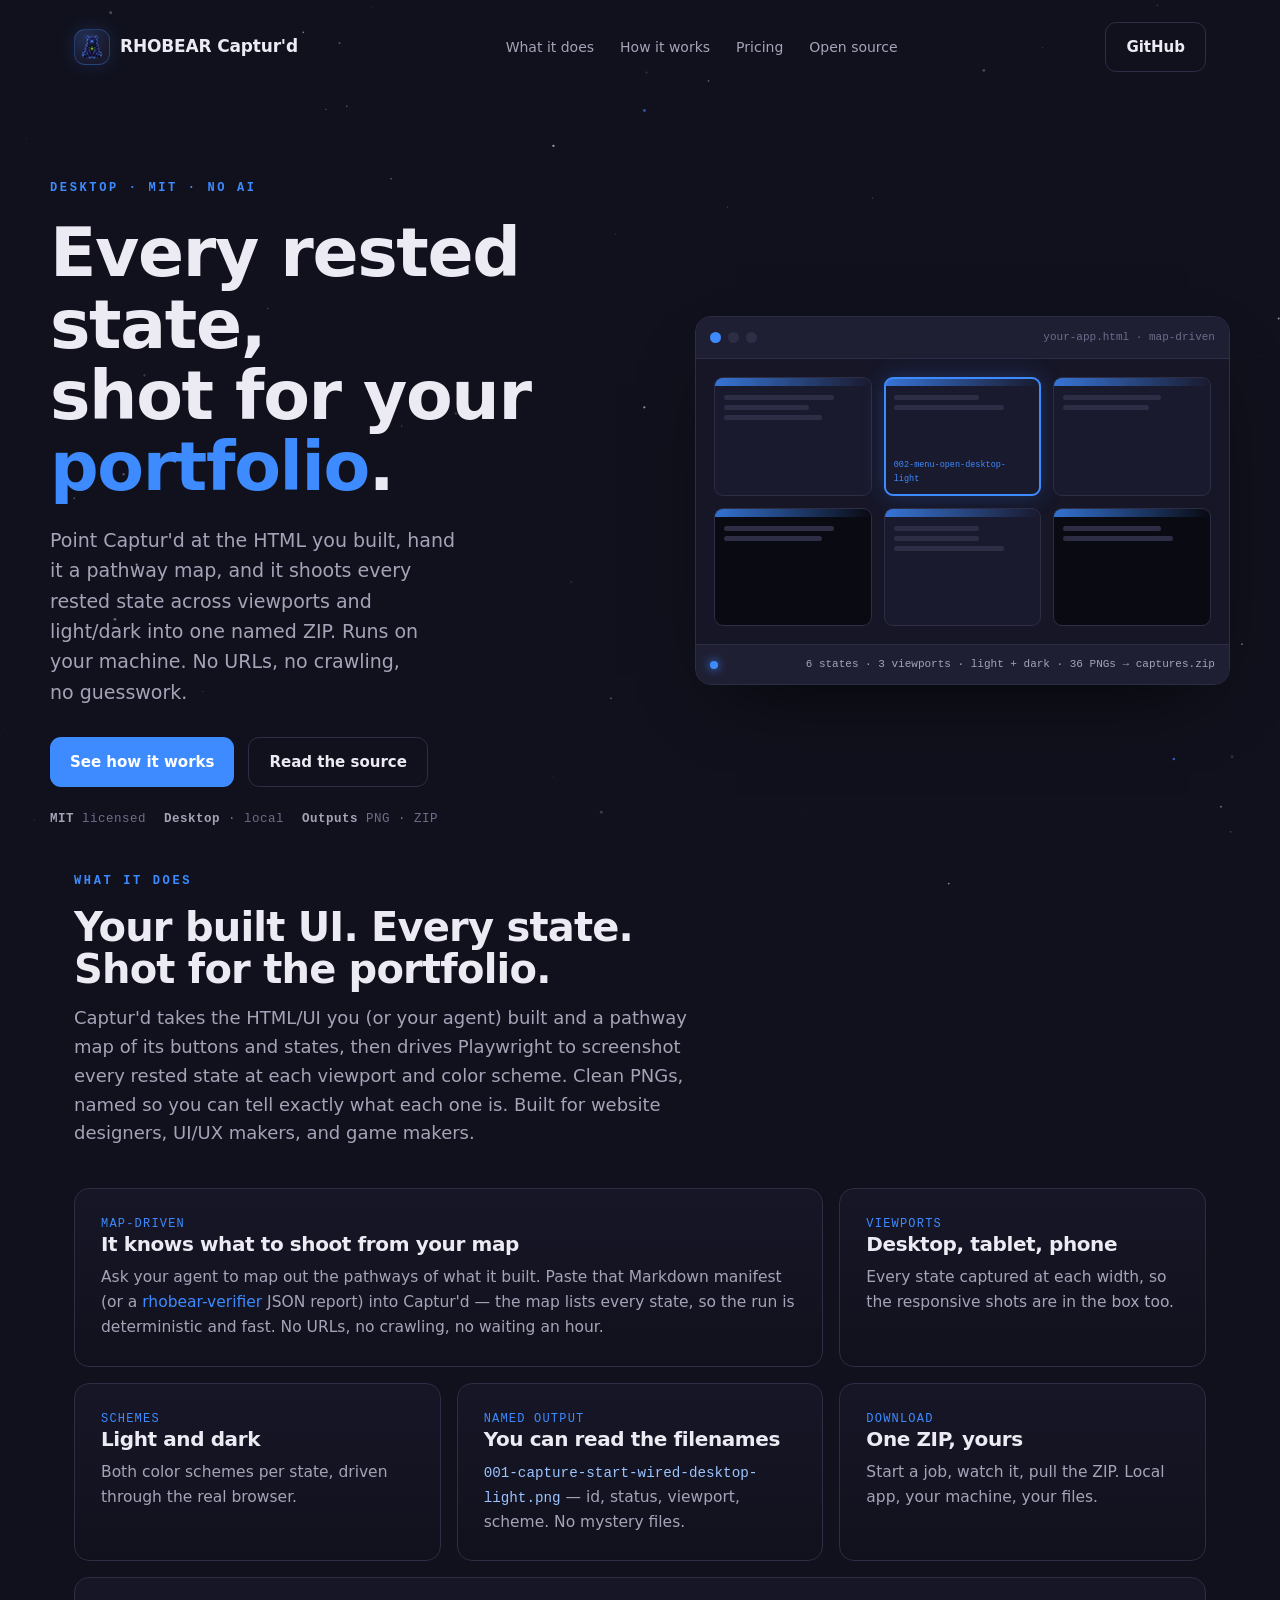
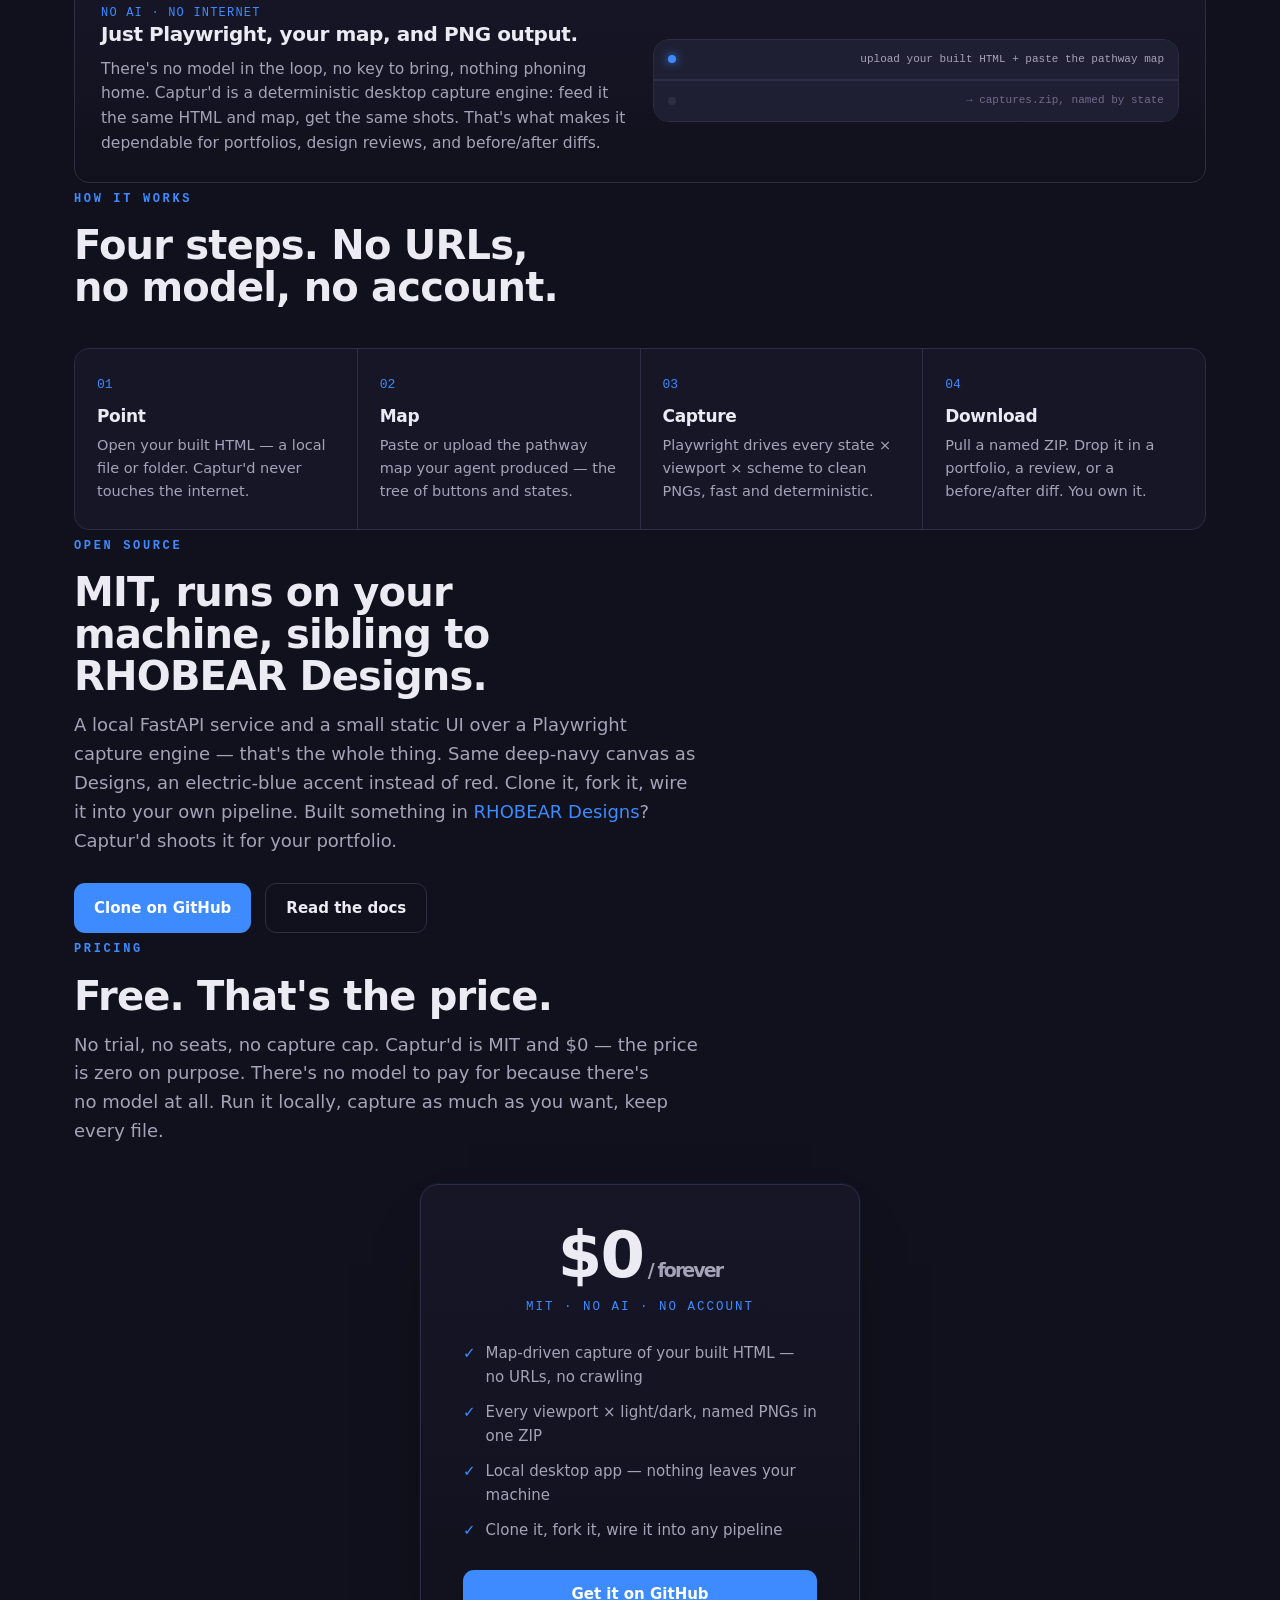
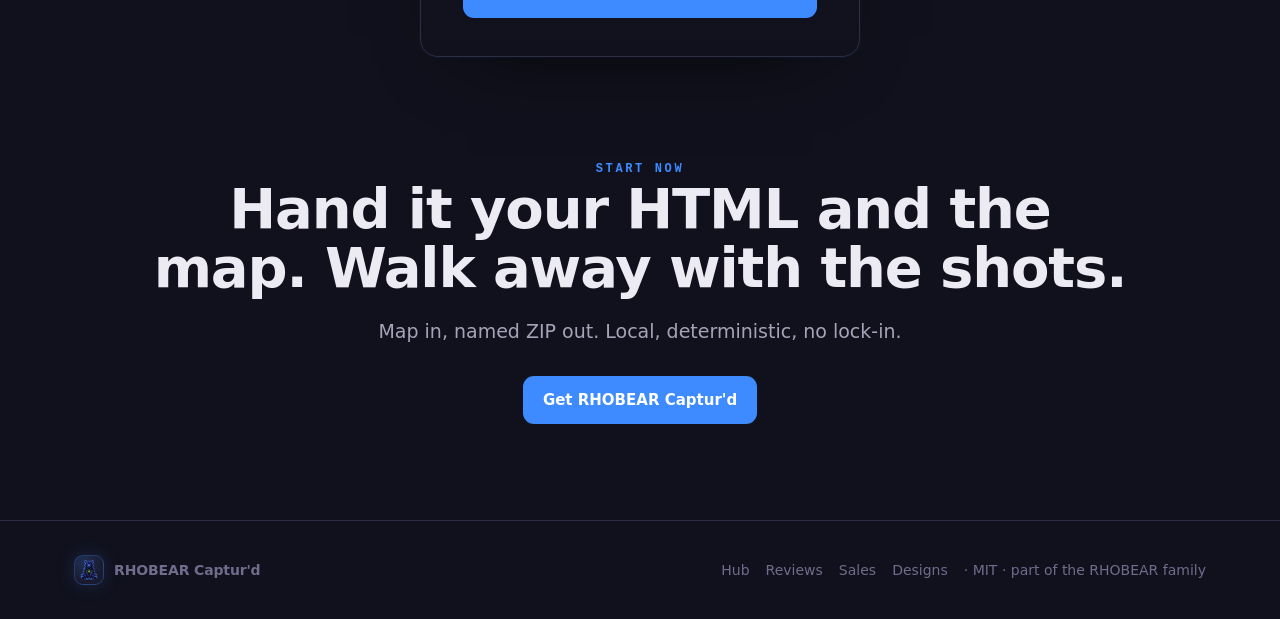
<file: site/index.html>
<!doctype html>
<html lang="en">
<head>
<meta charset="utf-8" />
<meta name="viewport" content="width=device-width, initial-scale=1" />
<title>RHOBEAR Captur'd — portfolio shots of every rested state</title>
<meta name="description" content="Open-source desktop capture. Point it at the HTML you built, hand it a pathway map, and RHOBEAR Captur'd shoots every rested state across viewports and color schemes into one named ZIP. No URLs, no crawling, no AI — just Playwright. MIT." />
<meta property="og:title" content="RHOBEAR Captur'd — Rested-State Capture" />
<meta property="og:description" content="Portfolio-quality screenshots of your own built UI, every state, every viewport, light and dark, one ZIP. Desktop. No URLs. No AI. MIT." />
<style>
  /* ---- brand tokens (Captur'd: deep navy + electric-blue — sibling to RHOBEAR Designs) ---- */
  :root{
    --bg:#11111d; --bg-2:#161627; --panel:#1f1f33; --line:#2d2d45;
    --ink:#ECEAF2; --ink-2:#A6A3B8; --ink-3:#6f6c8c;
    --navy:#1A1A2E;
    --brand:#3D8BFF; --brand-deep:#2E6FE0; --brand-soft:#9cc4ff;
    --ui:"Segoe UI",system-ui,-apple-system,Helvetica,Arial,sans-serif;
    --mono:"SFMono-Regular",ui-monospace,"Cascadia Mono","JetBrains Mono",Consolas,monospace;
    --maxw:1180px;
  }
  *{box-sizing:border-box}
  html{color-scheme:dark;scroll-behavior:smooth}
  body{
    margin:0;background:var(--bg);color:var(--ink);font-family:var(--ui);
    font-size:17px;line-height:1.6;-webkit-font-smoothing:antialiased;overflow-x:hidden;
  }
  #stars{position:fixed;inset:0;z-index:0;pointer-events:none}
  main,header,footer{position:relative;z-index:1}
  .wrap{max-width:var(--maxw);margin:0 auto;padding:0 24px}
  a{color:inherit;text-decoration:none}
  .eyebrow{font-family:var(--mono);font-size:12px;letter-spacing:.22em;text-transform:uppercase;color:var(--brand);font-weight:600}
  h1,h2,h3{margin:0;line-height:1.05;letter-spacing:-.02em;font-weight:700;text-wrap:balance}
  p{margin:0;text-wrap:pretty}
  .muted{color:var(--ink-2)}
  code{font-family:var(--mono);font-size:.92em;color:var(--brand-soft)}

  /* nav */
  header{padding:22px 0}
  .nav{display:flex;align-items:center;justify-content:space-between}
  .brand{display:flex;align-items:center;gap:10px;font-weight:700;letter-spacing:-.01em}
  .nav nav{display:flex;gap:26px;font-size:14px;color:var(--ink-2)}
  .nav nav a:hover{color:var(--ink)}
  .btn{display:inline-flex;align-items:center;gap:8px;padding:12px 20px;border-radius:11px;font-weight:600;font-size:15px;transition:transform .15s ease,background .15s ease,border-color .15s}
  .btn-primary{background:var(--brand);color:#fff}
  .btn-primary:hover{background:var(--brand-deep);transform:translateY(-1px)}
  .btn-ghost{border:1px solid var(--line);color:var(--ink)}
  .btn-ghost:hover{border-color:var(--brand);transform:translateY(-1px)}

  /* bear mark — the canonical RHOBEAR constellation bear, tinted Captur'd blue */
  .bear-chip{width:36px;height:36px;border-radius:11px;display:grid;place-items:center;flex:none;
    background:radial-gradient(120% 120% at 30% 20%, rgba(61,139,255,.18), transparent 60%), var(--navy);
    border:1px solid rgba(61,139,255,.30);box-shadow:0 0 20px rgba(61,139,255,.16)}
  .bear-img{width:78%;height:78%;display:block;object-fit:contain;filter:hue-rotate(50deg) saturate(1.45) brightness(1.05)}
  footer .bear-chip{width:30px;height:30px;border-radius:9px}

  /* hero */
  .hero{padding:78px 0 36px;display:grid;grid-template-columns:1.05fr .95fr;gap:54px;align-items:center}
  .hero h1{font-size:clamp(40px,6vw,68px)}
  .hero h1 .alt{color:var(--brand);font-style:normal}
  .lede{margin-top:22px;font-size:19px;color:var(--ink-2);max-width:34ch}
  .cta{margin-top:30px;display:flex;gap:14px;flex-wrap:wrap}
  .meta{margin-top:22px;display:flex;gap:18px;flex-wrap:wrap;font-family:var(--mono);font-size:12.5px;color:var(--ink-3);letter-spacing:.04em}
  .meta b{color:var(--ink-2);font-weight:600}

  /* capture-grid mock (what Captur'd produces) */
  .mock{border:1px solid var(--line);border-radius:16px;overflow:hidden;background:var(--bg-2);box-shadow:0 30px 80px -40px #000}
  .mock .bar{display:flex;align-items:center;gap:7px;padding:12px 14px;border-bottom:1px solid var(--line);background:var(--panel)}
  .mock .bar i{width:11px;height:11px;border-radius:50%;background:var(--line);display:block}
  .mock .bar i:first-child{background:var(--brand)}
  .mock .bar .tag{margin-left:auto;font-family:var(--mono);font-size:11px;color:var(--ink-3)}
  .mock .grid{padding:18px;display:grid;grid-template-columns:repeat(3,1fr);gap:12px}
  .shot{border:1px solid var(--line);border-radius:9px;overflow:hidden;background:var(--navy);aspect-ratio:4/3;display:flex;flex-direction:column}
  .shot .h{height:8px;background:linear-gradient(90deg,var(--brand),transparent);opacity:.8}
  .shot .b{flex:1;padding:9px;display:flex;flex-direction:column;gap:5px}
  .shot .ln{height:5px;border-radius:3px;background:var(--line)}
  .shot .ln.w1{width:80%}.shot .ln.w2{width:62%}.shot .ln.w3{width:71%}
  .shot.cap{outline:2px solid var(--brand);outline-offset:-2px;box-shadow:0 0 22px rgba(61,139,255,.25)}
  .shot.dark{background:#0a0a12}
  .shot .cap-tag{font-family:var(--mono);font-size:8.5px;color:var(--brand);padding:0 9px 8px}
  .mock .foot{padding:11px 14px;border-top:1px solid var(--line);background:var(--panel);display:flex;align-items:center;gap:10px;font-family:var(--mono);font-size:11px;color:var(--ink-2)}
  .mock .foot .dot{width:8px;height:8px;border-radius:50%;background:var(--brand);box-shadow:0 0 10px var(--brand);flex:none}

  /* sections */
  section{padding:64px 0}
  .sec-head{max-width:58ch}
  .sec-head h2{font-size:clamp(28px,3.5vw,40px);margin-top:14px}
  .sec-head p{margin-top:14px;color:var(--ink-2);font-size:18px}

  /* bento */
  .bento{margin-top:40px;display:grid;grid-template-columns:repeat(6,1fr);gap:16px}
  .card{border:1px solid var(--line);border-radius:15px;background:linear-gradient(180deg,var(--bg-2),var(--bg));padding:26px;transition:border-color .2s,transform .2s}
  .card:hover{border-color:var(--brand-deep);transform:translateY(-3px)}
  .card h3{font-size:20px;margin-bottom:10px}
  .card p{color:var(--ink-2);font-size:15.5px}
  .card .k{font-family:var(--mono);font-size:12px;color:var(--brand);letter-spacing:.1em;text-transform:uppercase}
  .c-a{grid-column:span 4}.c-b{grid-column:span 2}
  .c-c{grid-column:span 2}.c-d{grid-column:span 2}.c-e{grid-column:span 2}
  .c-wide{grid-column:span 6;display:grid;grid-template-columns:1fr 1fr;gap:26px;align-items:center}

  /* steps */
  .steps{margin-top:40px;display:grid;grid-template-columns:repeat(4,1fr);gap:1px;background:var(--line);border:1px solid var(--line);border-radius:15px;overflow:hidden}
  .step{background:var(--bg-2);padding:26px 22px}
  .step .n{font-family:var(--mono);color:var(--brand);font-size:13px}
  .step h3{font-size:17px;margin:12px 0 8px}
  .step p{font-size:14.5px;color:var(--ink-2)}

  /* pricing */
  .price-wrap{margin-top:38px;display:flex;justify-content:center}
  .price-card{border:1px solid var(--line);border-radius:18px;background:linear-gradient(180deg,var(--bg-2),var(--bg));padding:38px 42px;max-width:440px;width:100%;box-shadow:0 30px 80px -50px #000,0 0 0 1px rgba(61,139,255,.06);text-align:center}
  .price-card .amt{font-size:64px;font-weight:800;letter-spacing:-.03em;line-height:1;color:var(--ink)}
  .price-card .amt small{font-size:19px;color:var(--ink-2);font-weight:600}
  .price-card .sub{margin-top:10px;color:var(--brand);font-family:var(--mono);font-size:12.5px;letter-spacing:.16em;text-transform:uppercase}
  .price-card ul{list-style:none;margin:24px 0 0;padding:0;text-align:left;display:grid;gap:11px}
  .price-card li{display:flex;gap:10px;color:var(--ink-2);font-size:15px}
  .price-card li::before{content:"✓";color:var(--brand);font-weight:800}
  .price-card .btn{margin-top:28px;width:100%;justify-content:center}

  /* closing */
  .close{text-align:center;padding:96px 0}
  .close h2{font-size:clamp(32px,5vw,56px)}
  .close p{margin:18px auto 0;max-width:48ch;color:var(--ink-2);font-size:19px}
  .close .cta{justify-content:center}

  footer{border-top:1px solid var(--line);padding:34px 0;color:var(--ink-3);font-size:14px}
  .foot{display:flex;justify-content:space-between;flex-wrap:wrap;gap:16px;align-items:center}
  .eco{display:flex;gap:16px;flex-wrap:wrap;align-items:center}
  .eco a{color:var(--ink-3)}.eco a:hover{color:var(--brand)}

  .reveal{opacity:0;transform:translateY(18px);transition:opacity .6s ease,transform .6s ease}
  .reveal.in{opacity:1;transform:none}

  @media(max-width:900px){
    .hero{grid-template-columns:1fr;gap:36px;padding-top:48px}
    .bento{grid-template-columns:repeat(2,1fr)}
    .c-a,.c-b,.c-c,.c-d,.c-e{grid-column:span 2}
    .c-wide{grid-column:span 2;grid-template-columns:1fr}
    .steps{grid-template-columns:1fr 1fr}
    .nav nav{display:none}
  }
  @media(prefers-reduced-motion:reduce){.reveal{transition:none}*{scroll-behavior:auto}}
</style>
</head>
<body>
<canvas id="stars" aria-hidden="true"></canvas>

<header>
  <div class="wrap nav">
    <div class="brand"><span class="bear-chip"><img class="bear-img" src="assets/rhobear-logo.png" alt="" /></span> RHOBEAR Captur'd</div>
    <nav>
      <a href="#what">What it does</a>
      <a href="#how">How it works</a>
      <a href="#price">Pricing</a>
      <a href="#open">Open source</a>
    </nav>
    <a class="btn btn-ghost" href="https://github.com/deariencampbell1-sys/sunsponge">GitHub</a>
  </div>
</header>

<main>
  <section class="hero wrap">
    <div>
      <span class="eyebrow">Desktop · MIT · no AI</span>
      <h1 style="margin-top:18px">Every rested state,<br>shot for your <span class="alt">portfolio</span>.</h1>
      <p class="lede">Point Captur'd at the HTML you built, hand it a pathway map, and it shoots every rested state across viewports and light/dark into one named ZIP. Runs on your machine. No URLs, no crawling, no guesswork.</p>
      <div class="cta">
        <a class="btn btn-primary" href="#how">See how it works</a>
        <a class="btn btn-ghost" href="https://github.com/deariencampbell1-sys/sunsponge">Read the source</a>
      </div>
      <div class="meta">
        <span><b>MIT</b> licensed</span>
        <span><b>Desktop</b> · local</span>
        <span><b>Outputs</b> PNG · ZIP</span>
      </div>
    </div>

    <div class="mock reveal">
      <div class="bar"><i></i><i></i><i></i><span class="tag">your-app.html · map-driven</span></div>
      <div class="grid">
        <div class="shot"><div class="h"></div><div class="b"><div class="ln w1"></div><div class="ln w2"></div><div class="ln w3"></div></div></div>
        <div class="shot cap"><div class="h"></div><div class="b"><div class="ln w2"></div><div class="ln w1"></div></div><div class="cap-tag">002-menu-open-desktop-light</div></div>
        <div class="shot"><div class="h"></div><div class="b"><div class="ln w3"></div><div class="ln w2"></div></div></div>
        <div class="shot dark"><div class="h"></div><div class="b"><div class="ln w1"></div><div class="ln w3"></div></div></div>
        <div class="shot"><div class="h"></div><div class="b"><div class="ln w2"></div><div class="ln w2"></div><div class="ln w1"></div></div></div>
        <div class="shot dark"><div class="h"></div><div class="b"><div class="ln w3"></div><div class="ln w1"></div></div></div>
      </div>
      <div class="foot"><span class="dot"></span> 6 states · 3 viewports · light + dark · 36 PNGs → captures.zip</div>
    </div>
  </section>

  <section id="what" class="wrap">
    <div class="sec-head reveal">
      <span class="eyebrow">What it does</span>
      <h2>Your built UI. Every state. Shot for the portfolio.</h2>
      <p>Captur'd takes the HTML/UI you (or your agent) built and a pathway map of its buttons and states, then drives Playwright to screenshot every rested state at each viewport and color scheme. Clean PNGs, named so you can tell exactly what each one is. Built for website designers, UI/UX makers, and game makers.</p>
    </div>

    <div class="bento">
      <div class="card c-a reveal">
        <div class="k">Map-driven</div>
        <h3>It knows what to shoot from your map</h3>
        <p>Ask your agent to map out the pathways of what it built. Paste that Markdown manifest (or a <a href="https://github.com/deariencampbell1-sys/rhobear-verifier" style="color:var(--brand)">rhobear-verifier</a> JSON report) into Captur'd — the map lists every state, so the run is deterministic and fast. No URLs, no crawling, no waiting an hour.</p>
      </div>
      <div class="card c-b reveal">
        <div class="k">Viewports</div>
        <h3>Desktop, tablet, phone</h3>
        <p>Every state captured at each width, so the responsive shots are in the box too.</p>
      </div>
      <div class="card c-c reveal">
        <div class="k">Schemes</div>
        <h3>Light and dark</h3>
        <p>Both color schemes per state, driven through the real browser.</p>
      </div>
      <div class="card c-d reveal">
        <div class="k">Named output</div>
        <h3>You can read the filenames</h3>
        <p><code>001-capture-start-wired-desktop-light.png</code> — id, status, viewport, scheme. No mystery files.</p>
      </div>
      <div class="card c-e reveal">
        <div class="k">Download</div>
        <h3>One ZIP, yours</h3>
        <p>Start a job, watch it, pull the ZIP. Local app, your machine, your files.</p>
      </div>
      <div class="card c-wide reveal">
        <div>
          <div class="k">No AI · no internet</div>
          <h3 style="margin-bottom:12px">Just Playwright, your map, and PNG output.</h3>
          <p class="muted">There's no model in the loop, no key to bring, nothing phoning home. Captur'd is a deterministic desktop capture engine: feed it the same HTML and map, get the same shots. That's what makes it dependable for portfolios, design reviews, and before/after diffs.</p>
        </div>
        <div class="mock" style="box-shadow:none">
          <div class="foot" style="border-top:none;border-bottom:1px solid var(--line)"><span class="dot"></span> upload your built HTML + paste the pathway map</div>
          <div class="foot" style="color:var(--ink-3)"><span class="dot" style="background:var(--line);box-shadow:none"></span> → captures.zip, named by state</div>
        </div>
      </div>
    </div>
  </section>

  <section id="how" class="wrap">
    <div class="sec-head reveal">
      <span class="eyebrow">How it works</span>
      <h2>Four steps. No URLs, no model, no account.</h2>
    </div>
    <div class="steps reveal">
      <div class="step"><div class="n">01</div><h3>Point</h3><p>Open your built HTML — a local file or folder. Captur'd never touches the internet.</p></div>
      <div class="step"><div class="n">02</div><h3>Map</h3><p>Paste or upload the pathway map your agent produced — the tree of buttons and states.</p></div>
      <div class="step"><div class="n">03</div><h3>Capture</h3><p>Playwright drives every state × viewport × scheme to clean PNGs, fast and deterministic.</p></div>
      <div class="step"><div class="n">04</div><h3>Download</h3><p>Pull a named ZIP. Drop it in a portfolio, a review, or a before/after diff. You own it.</p></div>
    </div>
  </section>

  <section id="open" class="wrap">
    <div class="sec-head reveal">
      <span class="eyebrow">Open source</span>
      <h2>MIT, runs on your machine, sibling to RHOBEAR Designs.</h2>
      <p>A local FastAPI service and a small static UI over a Playwright capture engine — that's the whole thing. Same deep-navy canvas as Designs, an electric-blue accent instead of red. Clone it, fork it, wire it into your own pipeline. Built something in <a href="https://github.com/deariencampbell1-sys/rhobear-designs" style="color:var(--brand)">RHOBEAR Designs</a>? Captur'd shoots it for your portfolio.</p>
    </div>
    <div class="cta reveal" style="margin-top:28px">
      <a class="btn btn-primary" href="https://github.com/deariencampbell1-sys/sunsponge">Clone on GitHub</a>
      <a class="btn btn-ghost" href="https://github.com/deariencampbell1-sys/sunsponge#readme">Read the docs</a>
    </div>
  </section>

  <section id="price" class="wrap">
    <div class="sec-head reveal">
      <span class="eyebrow">Pricing</span>
      <h2>Free. That's the price.</h2>
      <p>No trial, no seats, no capture cap. Captur'd is MIT and $0 — the price is zero on purpose. There's no model to pay for because there's no model at all. Run it locally, capture as much as you want, keep every file.</p>
    </div>
    <div class="price-wrap reveal">
      <div class="price-card">
        <div class="amt">$0<small> / forever</small></div>
        <div class="sub">MIT · no AI · no account</div>
        <ul>
          <li>Map-driven capture of your built HTML — no URLs, no crawling</li>
          <li>Every viewport × light/dark, named PNGs in one ZIP</li>
          <li>Local desktop app — nothing leaves your machine</li>
          <li>Clone it, fork it, wire it into any pipeline</li>
        </ul>
        <a class="btn btn-primary" href="https://github.com/deariencampbell1-sys/sunsponge">Get it on GitHub</a>
      </div>
    </div>
  </section>

  <section class="close wrap reveal">
    <span class="eyebrow">Start now</span>
    <h2>Hand it your HTML and the map. Walk away with the shots.</h2>
    <p>Map in, named ZIP out. Local, deterministic, no lock-in.</p>
    <div class="cta">
      <a class="btn btn-primary" href="https://github.com/deariencampbell1-sys/sunsponge">Get RHOBEAR Captur'd</a>
    </div>
  </section>
</main>

<footer>
  <div class="wrap foot">
    <div class="brand"><span class="bear-chip"><img class="bear-img" src="assets/rhobear-logo.png" alt="" /></span> RHOBEAR Captur'd</div>
    <div class="eco">
      <a href="https://rhobear.ai">Hub</a>
      <a href="https://reviews.rhobear.ai">Reviews</a>
      <a href="https://sales.rhobear.ai">Sales</a>
      <a href="https://github.com/deariencampbell1-sys/rhobear-designs">Designs</a>
      <span>· MIT · part of the RHOBEAR family</span>
    </div>
  </div>
</footer>

<script>
  // starfield — quiet navy, blue sparks
  (function(){
    var c=document.getElementById('stars'),x=c.getContext('2d'),s=[],w,h;
    function size(){w=c.width=innerWidth;h=c.height=innerHeight;s=[];var n=Math.min(140,(w*h)/16000);for(var i=0;i<n;i++)s.push({x:Math.random()*w,y:Math.random()*h,r:Math.random()*1.3+.2,a:Math.random()*.6+.15,d:Math.random()*.4+.1});}
    function draw(){x.clearRect(0,0,w,h);for(var i=0;i<s.length;i++){var p=s[i];p.y+=p.d*.12;if(p.y>h)p.y=0;x.globalAlpha=p.a;x.fillStyle=i%9===0?'#3D8BFF':'#c8c4dc';x.beginPath();x.arc(p.x,p.y,p.r,0,6.28);x.fill();}requestAnimationFrame(draw);}
    size();draw();addEventListener('resize',size);
  })();
  // scroll reveal
  var io=new IntersectionObserver(function(es){es.forEach(function(e){if(e.isIntersecting){e.target.classList.add('in');io.unobserve(e.target);}})},{threshold:.12});
  document.querySelectorAll('.reveal').forEach(function(el){io.observe(el);});
</script>
</body>
</html>
</file>
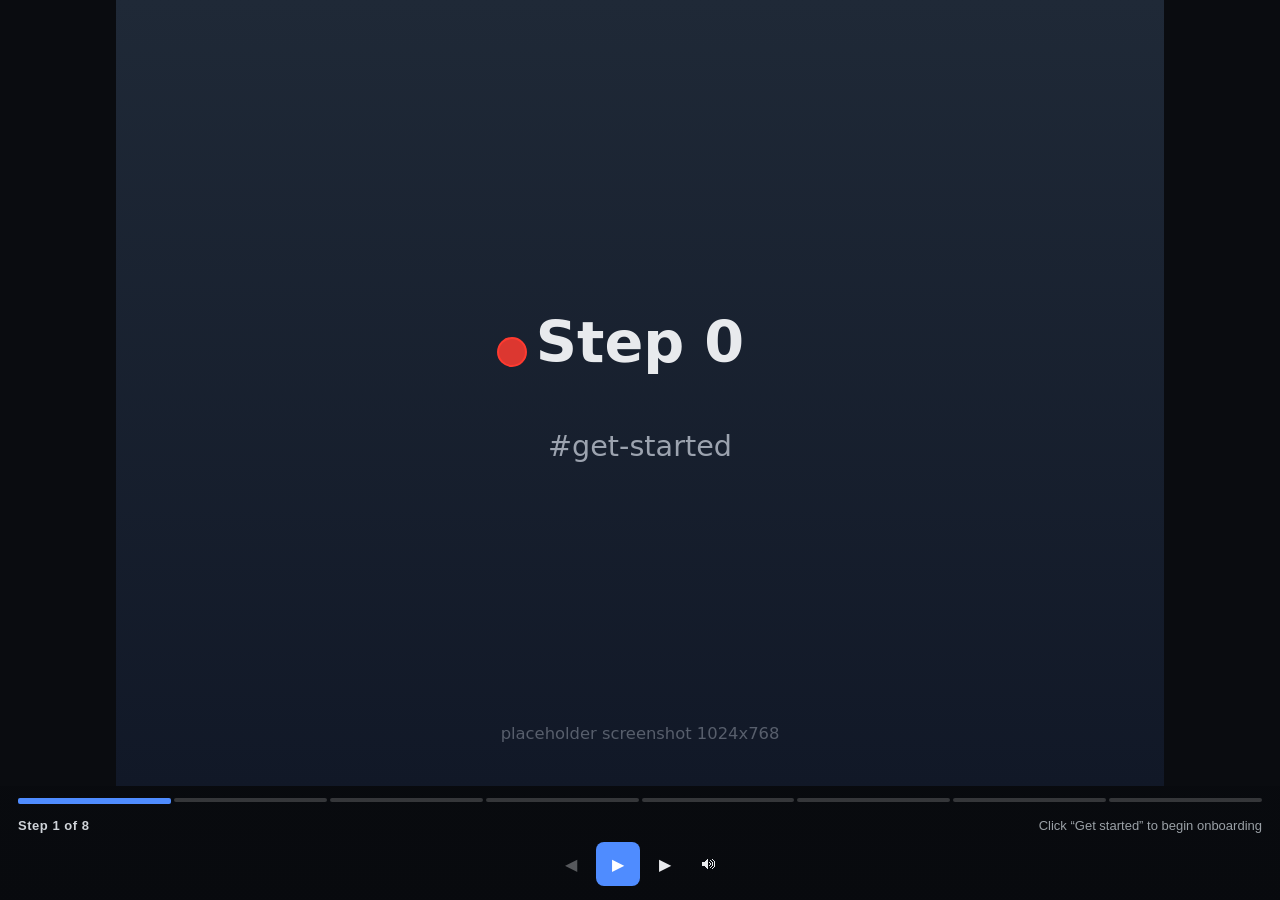
<file: viewer/demo-viewer.html>
<!doctype html>
<html lang="en">
<head>
  <meta charset="UTF-8" />
  <meta name="viewport" content="width=device-width, initial-scale=1.0" />
  <title>DemoForge Viewer</title>
  <style>
    /* ------------------------------------------------------------------ */
    /*  Reset + base                                                       */
    /* ------------------------------------------------------------------ */
    *, *::before, *::after { box-sizing: border-box; }
    html, body { margin: 0; padding: 0; height: 100%; background: #0a0c10; color: #e8eaed;
                 font-family: -apple-system, BlinkMacSystemFont, "Segoe UI", Roboto,
                              "Helvetica Neue", Arial, sans-serif;
                 overflow: hidden; }
    button { font: inherit; color: inherit; background: transparent; border: 0;
             cursor: pointer; padding: 0; }
    button:focus-visible { outline: 2px solid #4f8cff; outline-offset: 2px; border-radius: 4px; }

    /* ------------------------------------------------------------------ */
    /*  Viewer shell                                                       */
    /* ------------------------------------------------------------------ */
    #viewer {
      position: fixed; inset: 0;
      display: flex; flex-direction: column;
      background: #0a0c10;
      user-select: none;
      -webkit-user-select: none;
    }

    /* ------------------------------------------------------------------ */
    /*  Screenshot layer                                                   */
    /* ------------------------------------------------------------------ */
    #screenshot-container {
      position: relative; flex: 1 1 auto;
      overflow: hidden;
      background: #0a0c10;
    }
    #screenshot {
      position: absolute; inset: 0;
      width: 100%; height: 100%;
      object-fit: contain;
      opacity: 0;
      transition: opacity 300ms ease-in-out;
      pointer-events: none;
    }
    #screenshot.visible { opacity: 1; }

    #hotspot-layer {
      position: absolute; inset: 0;
      width: 100%; height: 100%;
      pointer-events: none;
      overflow: visible;
    }
    #hotspot {
      pointer-events: auto;
      cursor: pointer;
      transform-box: fill-box;
      transform-origin: center;
      animation: hotspot-pulse 1.2s ease-in-out infinite;
    }
    #hotspot-ring {
      fill: none;
      stroke: #ff3b30;
      stroke-width: 2;
      pointer-events: auto;
      cursor: pointer;
      transform-box: fill-box;
      transform-origin: center;
      animation: hotspot-ring 1.2s ease-in-out infinite;
    }
    @keyframes hotspot-pulse {
      0%, 100% { transform: scale(1);   opacity: 0.85; }
      50%      { transform: scale(1.3); opacity: 0.30; }
    }
    @keyframes hotspot-ring {
      0%   { transform: scale(0.6); opacity: 1; }
      100% { transform: scale(2.4); opacity: 0; }
    }

    /* ------------------------------------------------------------------ */
    /*  Cursor                                                             */
    /* ------------------------------------------------------------------ */
    #cursor {
      position: absolute;
      width: 18px; height: 24px;
      pointer-events: none;
      transform: translate(-2px, -2px);
      opacity: 0;
      transition: opacity 120ms ease-out;
      filter: drop-shadow(0 1px 2px rgba(0,0,0,0.55));
      z-index: 5;
    }
    #cursor.visible { opacity: 1; }

    /* ------------------------------------------------------------------ */
    /*  Controls (video-player chrome)                                     */
    /* ------------------------------------------------------------------ */
    #controls {
      flex: 0 0 auto;
      background: linear-gradient(to top, rgba(8,10,14,0.95), rgba(8,10,14,0.75));
      padding: 12px 18px 14px;
      opacity: 1;
      transition: opacity 280ms ease;
    }
    #controls.hidden { opacity: 0; pointer-events: none; }

    #progress-bar {
      display: flex; gap: 3px;
      margin-bottom: 10px;
    }
    .progress-segment {
      flex: 1 1 0;
      height: 4px;
      background: rgba(255,255,255,0.18);
      border-radius: 2px;
      border: 0;
      padding: 0;
      cursor: pointer;
      transition: background 160ms ease, height 160ms ease;
    }
    .progress-segment:hover { height: 6px; }
    .progress-segment.done   { background: rgba(255,255,255,0.55); }
    .progress-segment.current{ background: #4f8cff; height: 6px; }
    .progress-segment:focus-visible { outline: 2px solid #fff; outline-offset: 2px; }

    #info-row {
      display: flex; align-items: center; justify-content: space-between;
      gap: 16px;
      margin-bottom: 6px;
      min-height: 22px;
    }
    #step-info {
      font-size: 13px;
      font-weight: 600;
      letter-spacing: 0.04em;
      color: #cfd3d8;
      font-variant-numeric: tabular-nums;
    }
    #annotation {
      font-size: 13px;
      color: #9aa0a6;
      text-align: right;
      flex: 1 1 auto;
      white-space: nowrap;
      overflow: hidden;
      text-overflow: ellipsis;
      opacity: 0;
      transition: opacity 200ms ease;
    }
    #annotation.visible { opacity: 1; }

    #buttons {
      display: flex; gap: 6px; justify-content: center; align-items: center;
    }
    .ctrl-btn {
      width: 38px; height: 38px;
      display: inline-flex; align-items: center; justify-content: center;
      border-radius: 8px;
      color: #e8eaed;
      font-size: 16px;
      transition: background 140ms ease, transform 80ms ease;
    }
    .ctrl-btn:hover  { background: rgba(255,255,255,0.10); }
    .ctrl-btn:active { transform: scale(0.94); }
    .ctrl-btn:disabled,
    .ctrl-btn[aria-disabled="true"] {
      opacity: 0.35; cursor: not-allowed;
    }
    .ctrl-btn.primary { background: #4f8cff; color: #fff; width: 44px; height: 44px; }
    .ctrl-btn.primary:hover { background: #3d78ea; }

    /* ------------------------------------------------------------------ */
    /*  Empty / error states                                               */
    /* ------------------------------------------------------------------ */
    #empty-state {
      position: absolute; inset: 0;
      display: none;
      align-items: center; justify-content: center;
      flex-direction: column;
      gap: 12px;
      color: #9aa0a6;
      text-align: center;
      padding: 24px;
    }
    #empty-state.visible { display: flex; }
    #empty-state h1 { margin: 0; font-size: 18px; color: #e8eaed; font-weight: 600; }
    #empty-state p  { margin: 0; font-size: 13px; max-width: 480px; line-height: 1.5; }
    #empty-state code { background: rgba(255,255,255,0.08); padding: 2px 6px; border-radius: 4px; }
  </style>
</head>
<body>
  <div id="viewer" role="application" aria-label="DemoForge viewer">
    <div id="screenshot-container" aria-live="polite">
      <img id="screenshot" alt="" />
      <svg id="hotspot-layer" aria-hidden="true">
        <circle id="hotspot-ring" cx="-9999" cy="-9999" r="14" />
        <circle id="hotspot"      cx="-9999" cy="-9999" r="14" fill="#ff3b30" fill-opacity="0.85" />
      </svg>
      <div id="cursor" aria-hidden="true">
        <svg width="18" height="24" viewBox="0 0 18 24" xmlns="http://www.w3.org/2000/svg">
          <path d="M0 0 L0 19 L5 14.5 L8.2 22 L11 20.7 L7.8 13.2 L14 13 Z"
                fill="#ffffff" stroke="#1a1d22" stroke-width="1.2" stroke-linejoin="round" />
        </svg>
      </div>

      <div id="empty-state" role="alert">
        <h1>No demo loaded</h1>
        <p>Embed a DemoSpec JSON in <code>&lt;script id="demo-data"&gt;</code> or load this page with <code>?demo=demo.json</code>.</p>
      </div>
    </div>

    <div id="controls" aria-label="Player controls">
      <div id="progress-bar" role="tablist" aria-label="Step progress"></div>
      <div id="info-row">
        <div id="step-info" aria-live="polite">Step 0 of 0</div>
        <div id="annotation" aria-live="polite"></div>
      </div>
      <div id="buttons">
        <button id="btn-prev"   class="ctrl-btn"     aria-label="Previous step" title="Previous (←)">&#9664;&#xFE0E;</button>
        <button id="btn-play"   class="ctrl-btn primary" aria-label="Play"         title="Play / Pause (Space)">&#9654;&#xFE0E;</button>
        <button id="btn-next"   class="ctrl-btn"     aria-label="Next step"     title="Next (→)">&#9654;&#xFE0E;</button>
        <button id="btn-mute"   class="ctrl-btn"     aria-label="Mute"          title="Mute (M)">&#128266;&#xFE0E;</button>
      </div>
    </div>
  </div>

  <!--
    Sample DemoSpec for development / smoke testing. Replace this block (or
    strip it) when embedding a real recorded demo. In production the Phase 4
    export tool would inject a recorded spec here and serialise the file
    as a standalone HTML deliverable.
  -->
  <script id="demo-data" type="application/json">
{
  "version": 1,
  "id": "sample-onboarding",
  "name": "Onboarding sample",
  "goal": "Show the viewer can step through 8 frames with hotspots + cursor",
  "createdAt": "2026-07-01T00:00:00Z",
  "viewport": { "width": 1024, "height": 768 },
  "startUrl": "https://example.com",
  "aiAnnotations": null,
  "steps": [
    {
      "index": 0, "timestamp": 0,
      "pageUrl": "https://example.com/", "pageTitle": "Welcome",
      "interaction": {
        "type": "click",
        "target": { "selector": "#get-started", "tagName": "button", "text": "Get started",
                    "boundingRect": { "x": 380, "y": 320, "width": 264, "height": 64 } },
        "hotspot": { "xPct": 50, "yPct": 50 }
      },
      "annotation": "Click \u201cGet started\u201d to begin onboarding"
    },
    {
      "index": 1, "timestamp": 1500,
      "pageUrl": "https://example.com/profile", "pageTitle": "Set up profile",
      "interaction": {
        "type": "input",
        "target": { "selector": "input[name=email]", "tagName": "input", "text": "",
                    "boundingRect": { "x": 312, "y": 240, "width": 400, "height": 44 } },
        "hotspot": { "xPct": 35, "yPct": 50 }
      },
      "annotation": "Enter your work email"
    },
    {
      "index": 2, "timestamp": 3200,
      "pageUrl": "https://example.com/profile", "pageTitle": "Set up profile",
      "interaction": {
        "type": "click",
        "target": { "selector": ".team-picker > li:nth-of-type(2)", "tagName": "li", "text": "Marketing",
                    "boundingRect": { "x": 312, "y": 360, "width": 192, "height": 56 } },
        "hotspot": { "xPct": 50, "yPct": 50 }
      },
      "annotation": "Pick the team you belong to"
    },
    {
      "index": 3, "timestamp": 5100,
      "pageUrl": "https://example.com/integrations", "pageTitle": "Connect integrations",
      "interaction": {
        "type": "click",
        "target": { "selector": "button.cta-primary", "tagName": "button", "text": "Connect Slack",
                    "boundingRect": { "x": 540, "y": 480, "width": 220, "height": 52 } },
        "hotspot": { "xPct": 50, "yPct": 50 }
      },
      "annotation": "Connect Slack to see channel activity"
    },
    {
      "index": 4, "timestamp": 7400,
      "pageUrl": "https://example.com/integrations", "pageTitle": "Authorize Slack",
      "interaction": {
        "type": "click",
        "target": { "selector": "#slack-allow", "tagName": "button", "text": "Allow",
                    "boundingRect": { "x": 612, "y": 580, "width": 160, "height": 44 } },
        "hotspot": { "xPct": 50, "yPct": 50 }
      },
      "annotation": "Allow the workspace to read channels"
    },
    {
      "index": 5, "timestamp": 9400,
      "pageUrl": "https://example.com/dashboard", "pageTitle": "Your dashboard",
      "interaction": {
        "type": "navigate",
        "target": { "selector": "body", "tagName": "body",
                    "boundingRect": { "x": 0, "y": 0, "width": 1024, "height": 768 } },
        "hotspot": { "xPct": 50, "yPct": 50 }
      },
      "annotation": "You\u2019re in \u2014 dashboard loads with your channels"
    },
    {
      "index": 6, "timestamp": 11200,
      "pageUrl": "https://example.com/dashboard", "pageTitle": "Your dashboard",
      "interaction": {
        "type": "click",
        "target": { "selector": "aside.sidebar nav a:nth-of-type(3)", "tagName": "a", "text": "Reports",
                    "boundingRect": { "x": 28, "y": 240, "width": 168, "height": 40 } },
        "hotspot": { "xPct": 80, "yPct": 50 }
      },
      "annotation": "Open the Reports section"
    },
    {
      "index": 7, "timestamp": 13200,
      "pageUrl": "https://example.com/dashboard/reports", "pageTitle": "Reports",
      "interaction": {
        "type": "click",
        "target": { "selector": "#export-pdf", "tagName": "button", "text": "Export PDF",
                    "boundingRect": { "x": 820, "y": 120, "width": 156, "height": 40 } },
        "hotspot": { "xPct": 50, "yPct": 50 }
      },
      "annotation": "Export a PDF of this week\u2019s activity"
    }
  ]
}
  </script>

  <script>
  (() => {
    'use strict';

    // ----------------------------------------------------------------
    //  State
    // ----------------------------------------------------------------
    const STATE = {
      spec: null,
      index: 0,             // 0-based current step
      direction: 1,         // 1 = forward, -1 = backward — controls cursor start
      phase: 'idle',        // 'idle' | 'transitioning' | 'active'
      isPlaying: false,
      isMuted: false,
      autoHideTimer: null,
      cursorStart: null,    // { x, y } — last cursor position for arc start
      audio: null,          // HTMLAudioElement if voiceover is loaded
      autoPlayTimeout: null,
    };

    const TRANSITION_MS = 300;   // matches the CSS opacity transition
    const CURSOR_MS     = 400;   // cubic-bezier travel duration
    const AUTOPLAY_MS   = 3000;  // delay between auto-advance ticks
    const AUTOHIDE_MS   = 2000;  // controls fade delay

    // ----------------------------------------------------------------
    //  DOM
    // ----------------------------------------------------------------
    const $viewer         = document.getElementById('viewer');
    const $screenshot     = document.getElementById('screenshot');
    const $hotspot        = document.getElementById('hotspot');
    const $hotspotRing    = document.getElementById('hotspot-ring');
    const $hotspotLayer   = document.getElementById('hotspot-layer');
    const $cursor         = document.getElementById('cursor');
    const $progress       = document.getElementById('progress-bar');
    const $stepInfo       = document.getElementById('step-info');
    const $annotation     = document.getElementById('annotation');
    const $controls       = document.getElementById('controls');
    const $btnPrev        = document.getElementById('btn-prev');
    const $btnNext        = document.getElementById('btn-next');
    const $btnPlay        = document.getElementById('btn-play');
    const $btnMute        = document.getElementById('btn-mute');
    const $empty          = document.getElementById('empty-state');

    // ----------------------------------------------------------------
    //  Loading the DemoSpec
    // ----------------------------------------------------------------
    async function loadDemoSpec() {
      const embedded = document.getElementById('demo-data');
      if (embedded && embedded.textContent && embedded.textContent.trim()) {
        try {
          return JSON.parse(embedded.textContent);
        } catch (err) {
          throw new Error('Failed to parse embedded #demo-data: ' + err.message);
        }
      }
      const params = new URLSearchParams(location.search);
      const url = params.get('demo');
      if (url) {
        // Only allow relative paths — never absolute URLs (prevents SSRF).
        if (/^(https?:|\/\/)/i.test(url)) {
          throw new Error('?demo= only accepts relative paths, not absolute URLs.');
        }
        const resp = await fetch(url);
        if (!resp.ok) throw new Error(`Fetch ${url} → HTTP ${resp.status}`);
        return await resp.json();
      }
      throw new Error('No demo data found. Add ?demo=path/to/demo.json or embed in #demo-data.');
    }

    // ----------------------------------------------------------------
    //  Screenshot resolution
    // ----------------------------------------------------------------
    function resolveScreenshot(step) {
      if (!step) return null;
      if (step.screenshotBase64) {
        return 'data:image/png;base64,' + step.screenshotBase64;
      }
      if (step.screenshotPath) {
        // When opened via file://, only allow same-directory paths to
        // prevent local file traversal (e.g. ../../private/file.png).
        if (document.baseURI.startsWith('file://')) {
          const name = step.screenshotPath.replace(/^.*[\\\/]/, '');
          if (name !== step.screenshotPath) {
            // Path contains directory traversal — reject and fall back.
            return placeholderImage(step);
          }
        }
        try {
          return new URL(step.screenshotPath, document.baseURI).toString();
        } catch (_) {
          return step.screenshotPath;
        }
      }
      return placeholderImage(step);
    }

    function placeholderImage(step) {
      const w = (step.viewport && step.viewport.width)  || 1024;
      const h = (step.viewport && step.viewport.height) || 768;
      const idx = step.index != null ? step.index : '?';
      const sel = step.interaction && step.interaction.target && step.interaction.target.selector
                    ? step.interaction.target.selector : '';
      const label = sel ? sel.replace(/[<>&"']/g, c => ({'<':'&lt;','>':'&gt;','&':'&amp;','"':'&quot;',"'":'&#39;'}[c])) : '';
      // Pure ASCII only — btoa() rejects code points > 255, and some image
      // decoders refuse to load data: URLs that contain UTF-8 bytes.
      const svg =
        `<svg xmlns="http://www.w3.org/2000/svg" viewBox="0 0 ${w} ${h}">` +
          `<defs><linearGradient id="g" x1="0" y1="0" x2="0" y2="1">` +
            `<stop offset="0" stop-color="#1f2937"/>` +
            `<stop offset="1" stop-color="#111827"/>` +
          `</linearGradient></defs>` +
          `<rect width="100%" height="100%" fill="url(#g)"/>` +
          `<g font-family="-apple-system, system-ui, sans-serif" fill="#9ca3af">` +
            `<text x="50%" y="46%" text-anchor="middle" font-size="56" font-weight="700" fill="#e8eaed">Step ${idx}</text>` +
            (label ? `<text x="50%" y="58%" text-anchor="middle" font-size="28">${label}</text>` : '') +
            `<text x="50%" y="94%" text-anchor="middle" font-size="16" opacity="0.5">placeholder screenshot  ${w}x${h}</text>` +
          `</g>` +
        `</svg>`;
      // btoa throws on code points > 255; encode safely via TextEncoder first.
      const bytes = new TextEncoder().encode(svg);
      let bin = '';
      for (let i = 0; i < bytes.length; i++) bin += String.fromCharCode(bytes[i]);
      return 'data:image/svg+xml;base64,' + btoa(bin);
    }

    // ----------------------------------------------------------------
    //  Hotspot positioning
    // ----------------------------------------------------------------
    function positionHotspot(step) {
      const t = (step && step.interaction && step.interaction.target) || {};
      const r = t.boundingRect || null;
      const xPct = (step && step.interaction && step.interaction.hotspot && step.interaction.hotspot.xPct) || 0;
      const yPct = (step && step.interaction && step.interaction.hotspot && step.interaction.hotspot.yPct) || 0;

      let cx, cy;
      if (r && Number.isFinite(r.width) && Number.isFinite(r.height)) {
        cx = r.x + (r.width  * xPct / 100);
        cy = r.y + (r.height * yPct / 100);
      } else {
        // Missing boundingRect → fall back to viewport centre.
        const vw = (step && step.viewport && step.viewport.width)  || 1024;
        const vh = (step && step.viewport && step.viewport.height) || 768;
        cx = vw / 2; cy = vh / 2;
      }
      // Set ring first so its centre is used as the transform origin.
      $hotspot.setAttribute('cx', cx);
      $hotspot.setAttribute('cy', cy);
      $hotspotRing.setAttribute('cx', cx);
      $hotspotRing.setAttribute('cy', cy);
      return { x: cx, y: cy };
    }

    // ----------------------------------------------------------------
    //  Cursor animation — proper cubic bezier with two control points
    //  so the arc actually curves instead of following the brief's
    //  degenerate P1==P2 quadratic in cubic notation.
    // ----------------------------------------------------------------
    function animateCursor(fromX, fromY, toX, toY, duration = CURSOR_MS) {
      const start = performance.now();
      // Two distinct control points — both offset perpendicular to the
      // start→end line by the same magnitude, giving a smooth arc.
      const dx = toX - fromX, dy = toY - fromY;
      const len = Math.max(1, Math.hypot(dx, dy));
      const off = Math.min(80, len * 0.35);
      // Perpendicular vector (rotate 90° CCW): (-dy, dx) / len
      const px = -dy / len, py = dx / len;
      const cp1x = fromX + dx * 0.25 + px * off;
      const cp1y = fromY + dy * 0.25 + py * off;
      const cp2x = fromX + dx * 0.75 + px * off;
      const cp2y = fromY + dy * 0.75 + py * off;

      $cursor.classList.add('visible');

      function tick(now) {
        const t = Math.min((now - start) / duration, 1);
        // Ease-in-out cubic.
        const e = t < 0.5 ? 4 * t * t * t : 1 - Math.pow(-2 * t + 2, 3) / 2;
        const u = 1 - e;
        const x = u * u * u * fromX + 3 * u * u * e * cp1x + 3 * u * e * e * cp2x + e * e * e * toX;
        const y = u * u * u * fromY + 3 * u * u * e * cp1y + 3 * u * e * e * cp2y + e * e * e * toY;
        $cursor.style.left = x + 'px';
        $cursor.style.top  = y + 'px';
        if (t < 1) {
          requestAnimationFrame(tick);
        } else {
          STATE.cursorStart = { x: toX, y: toY };
        }
      }
      requestAnimationFrame(tick);
    }

    function hideCursor() {
      $cursor.classList.remove('visible');
    }

    // ----------------------------------------------------------------
    //  Voiceover
    // ----------------------------------------------------------------
    function playVoiceover(step) {
      stopVoiceover();
      const audio = step && step.voiceoverBase64;
      if (!audio || STATE.isMuted) return;
      try {
        const el = new Audio('data:audio/mpeg;base64,' + audio);
        el.volume = 1.0;
        el.addEventListener('ended', () => {
          if (STATE.isPlaying) scheduleAutoAdvance();
        });
        STATE.audio = el;
        el.play().catch(() => { /* autoplay policy — ignore */ });
      } catch (_) {
        // No audio support — silent.
      }
    }

    function stopVoiceover() {
      if (STATE.audio) {
        try { STATE.audio.pause(); STATE.audio.currentTime = 0; } catch (_) {}
        STATE.audio = null;
      }
    }

    // ----------------------------------------------------------------
    //  Step state machine
    // ----------------------------------------------------------------
    function clampIndex(i) {
      const n = STATE.spec.steps.length;
      if (n === 0) return 0;
      if (i < 0) return 0;
      if (i >= n) return n - 1;
      return i;
    }

    function goToStep(targetIndex, direction = 1) {
      if (STATE.phase === 'transitioning') return;
      const n = STATE.spec.steps.length;
      if (n === 0) return;
      const next = clampIndex(targetIndex);
      if (next === STATE.index && STATE.phase !== 'idle') return;

      STATE.phase = 'transitioning';
      STATE.direction = direction;

      const prevStep = STATE.spec.steps[STATE.index] || null;
      const newStep  = STATE.spec.steps[next] || null;
      if (!newStep) { STATE.phase = 'active'; return; }

      // Resolve the FROM and TO pixel positions in viewport coordinates.
      const fromXY = STATE.cursorStart || positionHotspot(prevStep) || { x: 0, y: 0 };
      const toXY   = positionHotspot(newStep);

      // Crossfade screenshots.
      $screenshot.classList.remove('visible');
      setTimeout(() => {
        $screenshot.src = resolveScreenshot(newStep);
        // Wait for the image to decode so the fade-in looks smooth.
        const onLoad = () => {
          $screenshot.removeEventListener('load', onLoad);
          $screenshot.classList.add('visible');
        };
        if ($screenshot.complete && $screenshot.naturalWidth) {
          onLoad();
        } else {
          $screenshot.addEventListener('load', onLoad);
          // Fallback: still fade after a max delay.
          setTimeout(onLoad, 600);
        }

        // Cursor flies to the new hotspot.
        animateCursor(fromXY.x, fromXY.y, toXY.x, toXY.y, CURSOR_MS);
        stopVoiceover();
        playVoiceover(newStep);

        setTimeout(() => {
          STATE.index = next;
          updateInfo(newStep);
          STATE.phase = 'active';
        }, TRANSITION_MS);
      }, TRANSITION_MS);
    }

    function next() { goToStep(STATE.index + 1,  1); }
    function prev() { goToStep(STATE.index - 1, -1); }

    // ----------------------------------------------------------------
    //  Auto-play
    // ----------------------------------------------------------------
    function scheduleAutoAdvance(delay = AUTOPLAY_MS) {
      clearTimeout(STATE.autoPlayTimeout);
      STATE.autoPlayTimeout = setTimeout(() => {
        if (!STATE.isPlaying) return;
        const last = STATE.spec.steps.length - 1;
        if (STATE.index >= last) {
          pause();
          return;
        }
        next();
      }, delay);
    }

    function play() {
      if (!STATE.spec || STATE.spec.steps.length === 0) return;
      const last = STATE.spec.steps.length - 1;
      if (STATE.index >= last) {
        // Restart from beginning.
        goToStep(0, 1);
      }
      STATE.isPlaying = true;
      $btnPlay.innerHTML = '&#10074;&#10074;&#xFE0E;';  // pause icon
      $btnPlay.setAttribute('aria-label', 'Pause');
      // If we already paused mid-step, schedule the next advance.
      if (STATE.phase === 'active') scheduleAutoAdvance();
    }

    function pause() {
      STATE.isPlaying = false;
      clearTimeout(STATE.autoPlayTimeout);
      stopVoiceover();
      $btnPlay.innerHTML = '&#9654;&#xFE0E;';  // play icon
      $btnPlay.setAttribute('aria-label', 'Play');
    }

    function togglePlay() { STATE.isPlaying ? pause() : play(); }

    // ----------------------------------------------------------------
    //  Mute
    // ----------------------------------------------------------------
    function toggleMute() {
      STATE.isMuted = !STATE.isMuted;
      $btnMute.innerHTML = STATE.isMuted ? '&#128263;&#xFE0E;' : '&#128266;&#xFE0E;';
      $btnMute.setAttribute('aria-label', STATE.isMuted ? 'Unmute' : 'Mute');
      $btnMute.setAttribute('title',      STATE.isMuted ? 'Unmute (M)' : 'Mute (M)');
      if (STATE.isMuted) stopVoiceover();
    }

    // ----------------------------------------------------------------
    //  UI updates
    // ----------------------------------------------------------------
    function updateInfo(step) {
      const total = STATE.spec.steps.length;
      $stepInfo.textContent = `Step ${STATE.index + 1} of ${total}`;

      if (step && step.annotation) {
        $annotation.textContent = step.annotation;
        $annotation.classList.add('visible');
        $annotation.title = step.annotation;
      } else {
        $annotation.textContent = '';
        $annotation.classList.remove('visible');
        $annotation.title = '';
      }

      // Prev disabled at start, Next disabled at end (unless we're looping — keep simple).
      const atStart = STATE.index <= 0;
      const atEnd   = STATE.index >= total - 1;
      $btnPrev.toggleAttribute('disabled', atStart);
      $btnNext.toggleAttribute('disabled', atEnd);

      // Refresh progress segments.
      const segs = $progress.querySelectorAll('.progress-segment');
      segs.forEach((seg, i) => {
        seg.classList.toggle('done',    i <  STATE.index);
        seg.classList.toggle('current', i === STATE.index);
        seg.setAttribute('aria-selected', i === STATE.index ? 'true' : 'false');
      });
    }

    function buildProgressBar() {
      $progress.innerHTML = '';
      STATE.spec.steps.forEach((_, i) => {
        const b = document.createElement('button');
        b.type = 'button';
        b.className = 'progress-segment';
        b.setAttribute('role', 'tab');
        b.setAttribute('aria-label', `Jump to step ${i + 1}`);
        b.dataset.index = String(i);
        b.addEventListener('click', (ev) => {
          ev.stopPropagation();
          const dir = i > STATE.index ? 1 : -1;
          goToStep(i, dir);
          showControls();
        });
        $progress.appendChild(b);
      });
    }

    // ----------------------------------------------------------------
    //  Auto-hide controls
    // ----------------------------------------------------------------
    function showControls() {
      $controls.classList.remove('hidden');
      clearTimeout(STATE.autoHideTimer);
      STATE.autoHideTimer = setTimeout(hideControls, AUTOHIDE_MS);
    }
    function hideControls() {
      $controls.classList.add('hidden');
    }

    // ----------------------------------------------------------------
    //  Wiring
    // ----------------------------------------------------------------
    function attachListeners() {
      $btnPrev.addEventListener('click', () => { prev(); showControls(); });
      $btnNext.addEventListener('click', () => { next(); showControls(); });
      $btnPlay.addEventListener('click', () => { togglePlay(); showControls(); });
      $btnMute.addEventListener('click', () => { toggleMute(); showControls(); });

      // Click hotspot → advance.
      $hotspot.addEventListener('click', (ev) => {
        ev.stopPropagation();
        if (STATE.index >= STATE.spec.steps.length - 1) {
          if (STATE.isPlaying) pause();
          return;
        }
        next();
        showControls();
      });
      // NOTE: $hotspotRing click listener intentionally removed — it overlaps
      // $hotspot and would fire a duplicate next() on the same click.

      // Keyboard nav.
      document.addEventListener('keydown', (ev) => {
        // Don't hijack typing in form fields (none in viewer but be safe).
        const t = ev.target;
        if (t && (t.tagName === 'INPUT' || t.tagName === 'TEXTAREA' || t.isContentEditable)) return;

        showControls();
        switch (ev.key) {
          case 'ArrowLeft':  prev();      ev.preventDefault(); break;
          case 'ArrowRight': next();      ev.preventDefault(); break;
          case ' ':          togglePlay();ev.preventDefault(); break;
          case 'm': case 'M': toggleMute();                break;
          case 'p': case 'P': togglePlay();                break;
          case 'Home':       goToStep(0, -1); ev.preventDefault(); break;
          case 'End':        goToStep(STATE.spec.steps.length - 1, 1); ev.preventDefault(); break;
        }
      });

      // Auto-hide on inactivity.
      $viewer.addEventListener('mousemove', showControls);
      $viewer.addEventListener('mouseleave', () => {
        clearTimeout(STATE.autoHideTimer);
        STATE.autoHideTimer = setTimeout(hideControls, 400);
      });

      // Resize keeps things responsive — SVG hotspot layer is %-sized so
      // cx/cy (recorded in viewport pixels) stay aligned with the screenshot.
      window.addEventListener('resize', () => {
        if (STATE.spec) positionHotspot(STATE.spec.steps[STATE.index]);
      });

      // Pause auto-play while the tab is hidden.
      document.addEventListener('visibilitychange', () => {
        if (document.hidden && STATE.isPlaying) pause();
      });
    }

    // ----------------------------------------------------------------
    //  Boot
    // ----------------------------------------------------------------
    async function boot() {
      try {
        const spec = await loadDemoSpec();
        if (!spec || !Array.isArray(spec.steps)) {
          throw new Error('DemoSpec is missing a `steps` array.');
        }
        STATE.spec = spec;

        if (spec.steps.length === 0) {
          $empty.classList.add('visible');
          $empty.querySelector('h1').textContent = 'Empty demo';
          $empty.querySelector('p').textContent  = 'This DemoSpec has zero steps. Record at least one click first.';
          $btnPrev.setAttribute('aria-disabled', 'true');
          $btnNext.setAttribute('aria-disabled', 'true');
          $btnPlay.setAttribute('aria-disabled', 'true');
          return;
        }

        buildProgressBar();
        attachListeners();

        // Initial render.
        const first = spec.steps[0];
        const xy = positionHotspot(first);
        STATE.cursorStart = xy;
        $screenshot.addEventListener('load', () => $screenshot.classList.add('visible'), { once: true });
        $screenshot.src = resolveScreenshot(first);
        // Reveal even if cached.
        setTimeout(() => $screenshot.classList.add('visible'), 60);
        updateInfo(first);

        // Hide controls after AUTOHIDE_MS on first paint.
        showControls();

        // Expose for browser console / e2e tests.
        window.__demoViewer = { STATE, next, prev, play, pause, togglePlay, toggleMute, goToStep };
      } catch (err) {
        console.error('[demo-viewer]', err);
        $empty.classList.add('visible');
        $empty.querySelector('h1').textContent = 'Could not load demo';
        $empty.querySelector('p').innerHTML    = `<code>${(err && err.message || String(err)).replace(/[<>&"']/g, c => ({'<':'&lt;','>':'&gt;','&':'&amp;','"':'&quot;',"'":'&#39;'}[c]))}</code>`;
      }
    }

    if (document.readyState === 'loading') {
      document.addEventListener('DOMContentLoaded', boot);
    } else {
      boot();
    }
  })();
  </script>
</body>
</html>
</file>
